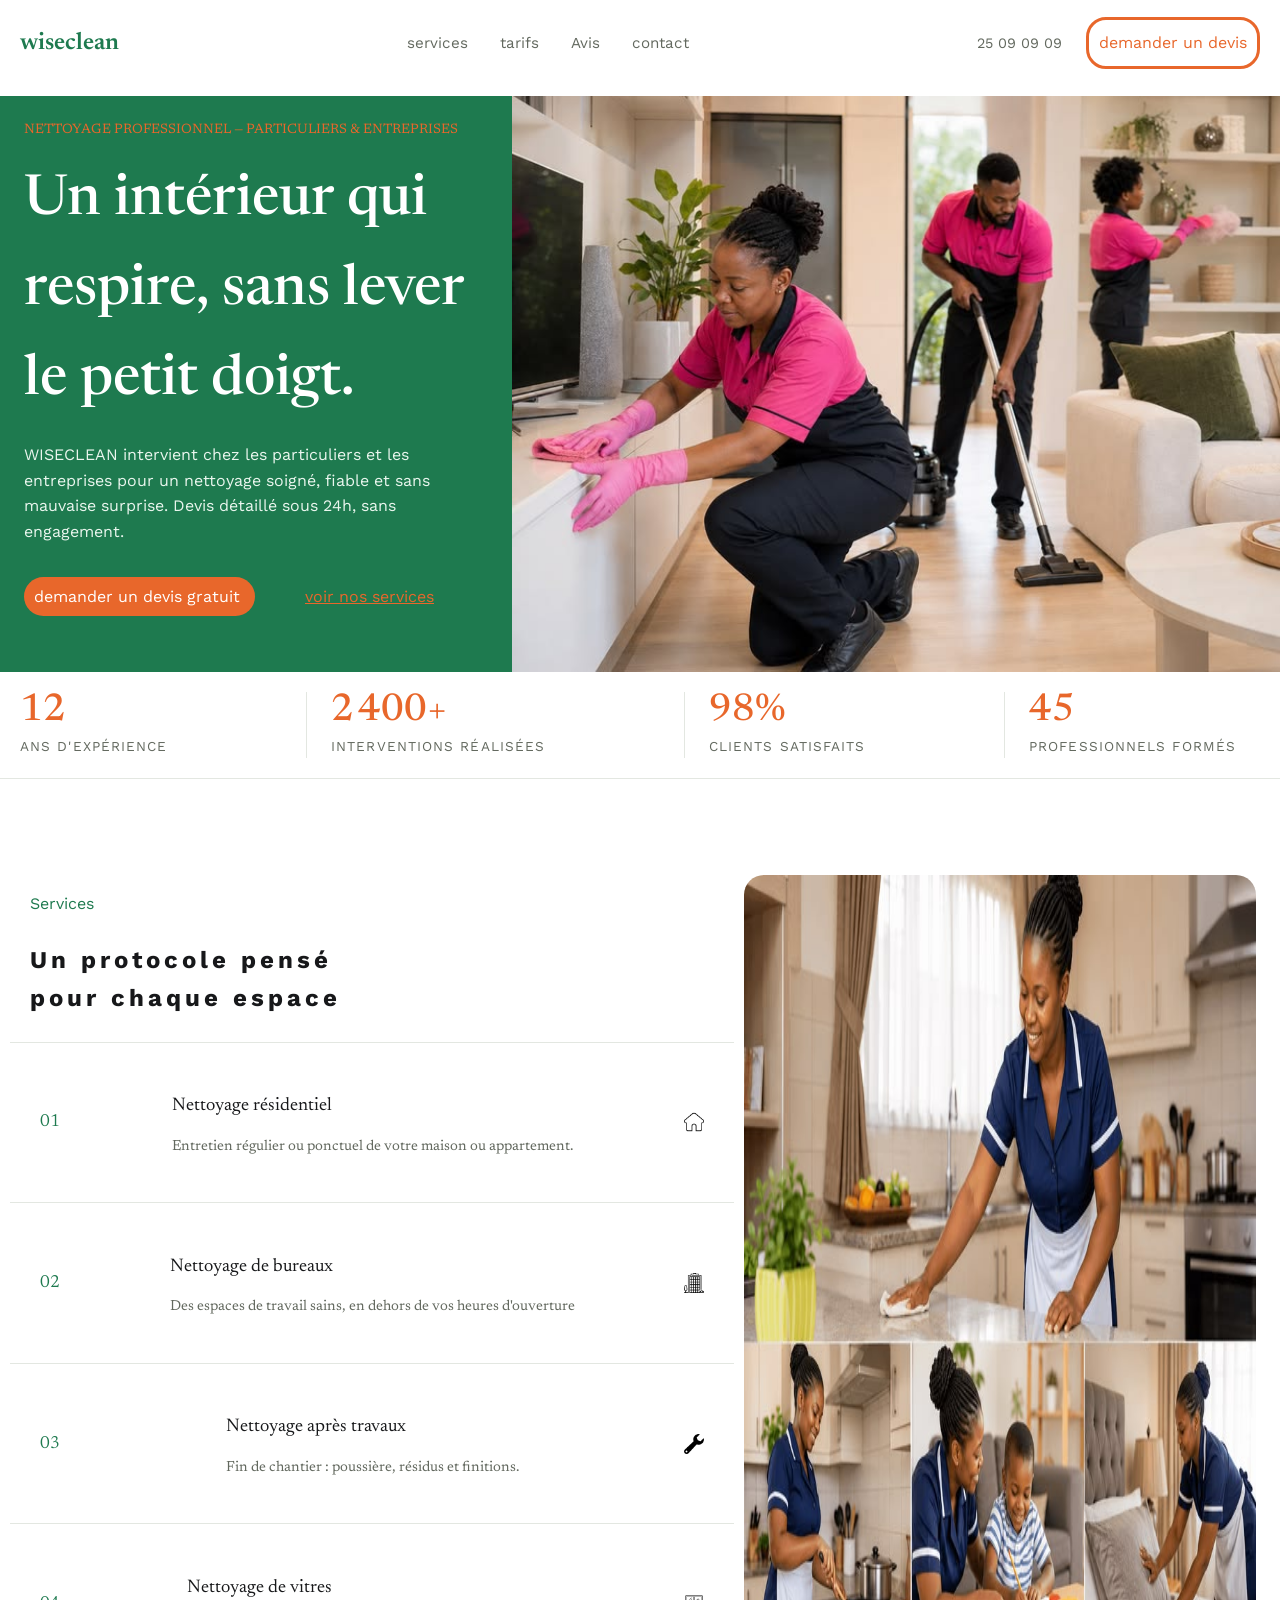
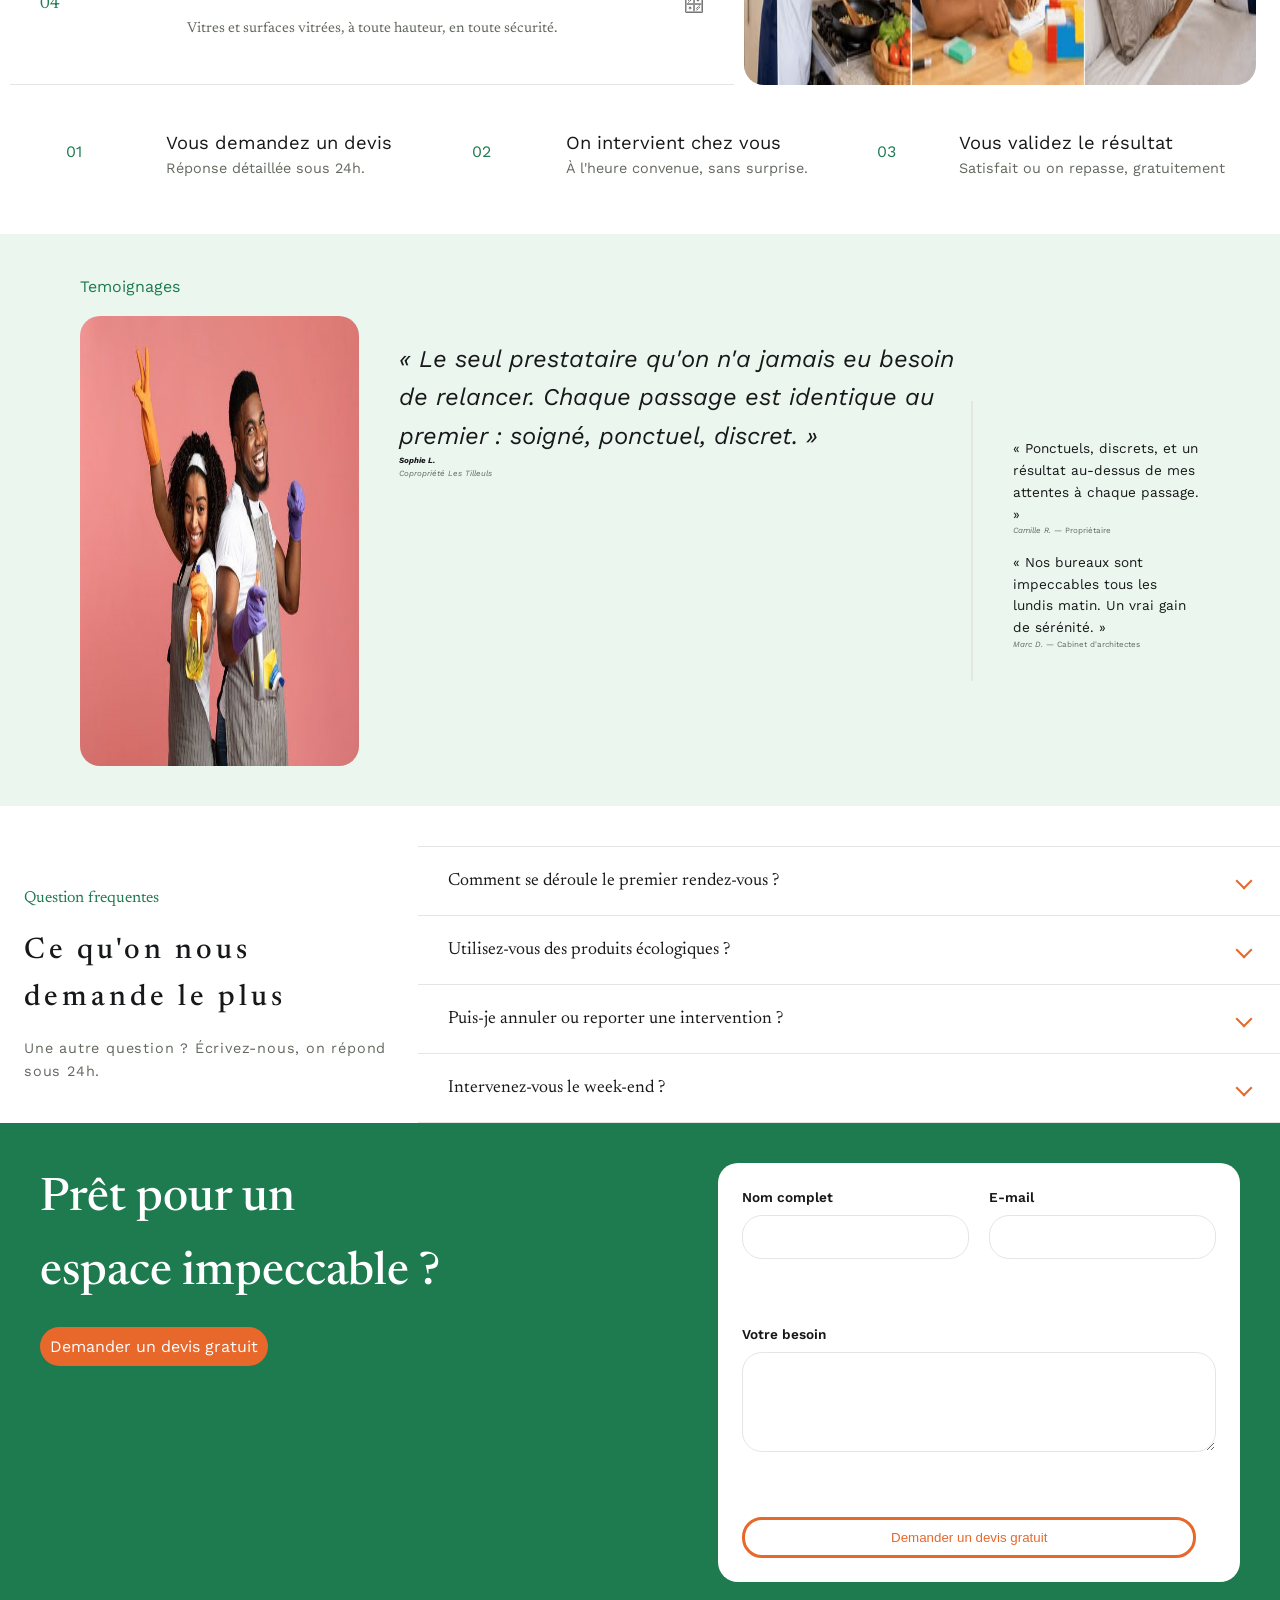
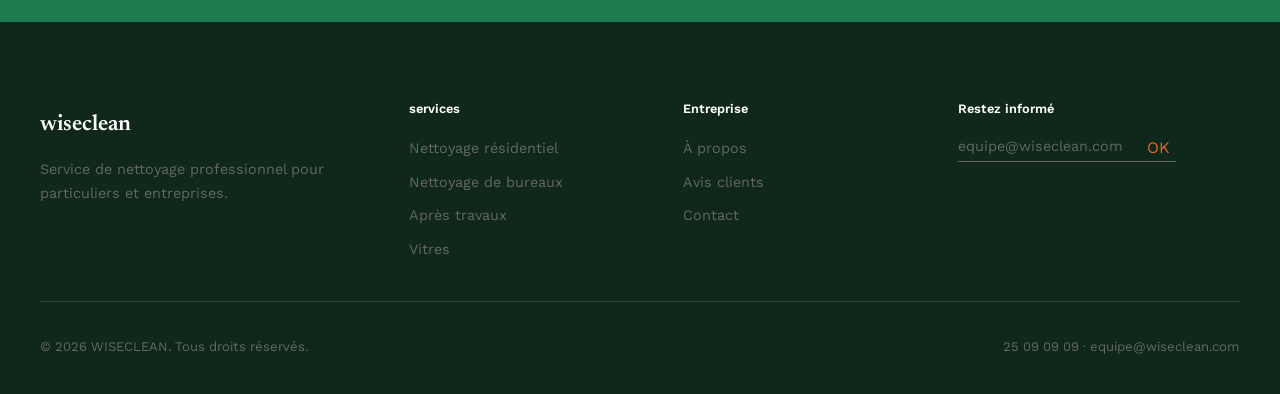
<file: index.html>
<!DOCTYPE html>
<html lang="fr">

<head>
    <meta charset="UTF-8">
    <meta name="viewport" content="width=device-width, initial-scale=1.0">
    <title>WISECLEAN — Service de nettoyage professionnel</title>
    <link rel="preconnect" href="https://fonts.googleapis.com">
    <link
        href="https://fonts.googleapis.com/css2?family=Newsreader:ital,wght@0,400;0,500;0,600;1,400;1,500&family=Work+Sans:wght@400;500;600&display=swap"
        rel="stylesheet">
    <link rel="stylesheet" href="style.css">
</head>

<body>

    <header class="site-header">

        <div class="header-inner">

            <p aria-label="Wiseclean, retour à l'accueil">wiseclean</p>

            <nav class=" main-nav" aria-label="Navigation principale">

                <ul class="hearder-list">
                    <li><a href="#services">services</a></li>
                    <li><a href="#Tarifs">tarifs</a></li>
                    <li><a href="#avis">Avis</a></li>
                    <li><a href="contact.html" target="_blank">contact</a></li>
                </ul>

            </nav>

            <div class="header-actions">
                <a href="tel:+226000000" class="header-phone">25 09 09 09</a>
                <a href="#contact" class=" Hbouton">demander un devis</a>

                <button type="button" id="menu-toggle" class="menu-toggle" aria-expanded="false"
                    aria-controls="mobile-menu" aria-label="Ouvrir le menu">
                    <span class="burger-line" aria-hidden="true"></span>
                    <span class="burger-line" aria-hidden="true"></span>
                    <span class="burger-line" aria-hidden="true"></span>
                </button>

            </div>

        </div>

        <nav id="mobile-menu" class="mobile-menu" hidden aria-label="Menu mobile">
            <ul>
                <li><a href="#services">Services</a></li>
                <li><a href="#tarifs">Tarifs</a></li>
                <li><a href="#avis">Avis</a></li>
                <li><a href="contact.html" target="_blank">Contact</a></li>
                <li><a href="tel:+33250909090">25 09 09 09</a></li>
                <li><a href="#contact" class="Hbouton">Demander un devis</a></li>
            </ul>
        </nav>

    </header>


    <main>

        <!-- Hero -->
        <section class="hero">

            <div class="hero-inner">

                <div class="hero-text">

                    <p class="hero-pres">NETTOYAGE PROFESSIONNEL — PARTICULIERS &amp; ENTREPRISES</p>

                    <h1 class="hero-title">Un intérieur qui respire, sans lever le petit doigt.</h1>

                    <p class="hero-lead">
                        WISECLEAN intervient chez les particuliers et les entreprises
                        pour un nettoyage soigné, fiable et sans mauvaise surprise.
                        Devis détaillé sous 24h, sans engagement.
                    </p>

                    <div class="hero-actions">
                        <a href="#contact" class="Cbouton">demander un devis gratuit </a>
                        <a href="#service" class="btn-gost">voir nos services</a>
                    </div>

                </div>
            </div>

            <img src="images/2.jpg" alt="equipe en action">

        </section>

        <!-- statistique -->
        <section class="stats" id="stats-section" aria-label="Chiffres clés">

            <div class="stat-inner">

                <div class="stat">
                    <span class="stat-number"><span class="stat-value" data-target="12">0</span></span>
                    <span class="stat-label">Ans d'expérience</span>
                </div>

                <div class="stat">
                    <span class="stat-number"><span class="stat-value" data-target="2400">0</span><span
                            class="stat-suffix">+</span></span>
                    <span class="stat-label">Interventions réalisées</span>
                </div>

                <div class="stat">
                    <span class="stat-number"><span class="stat-value" data-target="98">0</span><span
                            class="stat-suffix">%</span></span>
                    <span class="stat-label">Clients satisfaits</span>
                </div>

                <div class="stat">
                    <span class="stat-number"><span class="stat-value" data-target="45">0</span></span>
                    <span class="stat-label">Professionnels formés</span>
                </div>
            </div>

        </section>

        <!-- services -->
        <section class="services" id="services">



            <div class="services-content">

                <p class="sevices-pres">Services</p>
                <h3 class=" services-title"> Un protocole pensé
                    pour chaque espace
                </h3>

                <ol class="services-list">

                    <li class="services-item">
                        <span class=" services-num" aria-hidden="true">01 </span>
                        <div>
                            <p class="service-name">Nettoyage résidentiel</p>
                            <P class="service-propre">Entretien régulier ou ponctuel de votre maison ou appartement.
                            </P>
                        </div>
                        <img class="icon" src="images/bouton-daccueil.png" alt="" aria-hidden="true">
                    </li>

                    <li class="services-item">
                        <span class="services-num" aria-hidden="true">02 </span>
                        <div>
                            <p class="service-name">Nettoyage de bureaux</p>
                            <P class="service-propre">Des espaces de travail sains, en dehors de vos heures
                                d'ouverture
                            </P>
                        </div>
                        <img class="icon" src="images/immeuble-de-bureaux.png" alt="" aria-hidden="true">
                    </li>


                    <li class="services-item">

                        <span class="services-num" aria-hidden="true">03 </span>
                        <div>
                            <p class="service-name">Nettoyage après travaux</p>
                            <P class="service-propre">Fin de chantier : poussière, résidus et finitions.</P>
                        </div>
                        <img class="icon" src="images/cle.png" alt="" aria-hidden="true">
                    </li>

                    <li class="services-item">
                        <span class="services-num" aria-hidden="true">04 </span>
                        <div>
                            <p class="service-name">Nettoyage de vitres</p>
                            <P class="service-propre">Vitres et surfaces vitrées, à toute hauteur, en toute
                                sécurité.
                            </P>
                        </div>

                        <img class="icon" src="images/le-nettoyage-des-vitres.png" alt="" aria-hidden="true">
                    </li>

                </ol>

            </div>

            <img class="image-services" src="images/3.jpg" alt=" equipe en finition">


        </section>

        <!-- Processus -->
        <section class="process" aria-label="Notre méthode en trois étapes">

            <ul class="process-inner">

                <li class="process-list">
                    <span class="process-num" aria-hidden="true"> 01</span>
                    <div>
                        <p class="process-name">Vous demandez un devis</p>
                        <p class="process-propre">Réponse détaillée sous 24h.</p>
                    </div>
                </li>

                <li class="process-list">
                    <span class="process-num" aria-hidden="true">02</span>

                    <div>
                        <p class="process-name">On intervient chez vous</p>
                        <p class="process-propre">À l'heure convenue, sans surprise.</p>
                    </div>
                </li>

                <li class="process-list">
                    <span class="process-num" aria-hidden="true">03</span>

                    <div>
                        <p class="process-name">Vous validez le résultat</p>
                        <p class="process-propre">Satisfait ou on repasse, gratuitement</p>
                    </div>
                </li>


            </ul>

        </section>

        <!-- temoignage -->
        <section class="testimonials" id="avis">

            <div class="testimonials-inner">

                <p>Temoignages</p>

                <div class="testimonials-grid">


                    <figure class="testimonials-fig">

                        <img class="testimonials-media" src="images/1.jpg" alt=" service bien fait">

                        <blockquote>

                            « Le seul prestataire qu'on n'a jamais eu besoin de
                            relancer. Chaque passage est identique au premier :
                            soigné, ponctuel, discret. »

                            <figcaption>
                                <cite><strong> Sophie L.</strong></cite>
                                <span> Copropriété Les Tilleuls</span>
                            </figcaption>

                        </blockquote>

                    </figure>

                    <figure class=" testimonials-cite">

                        <blockquote>
                            « Ponctuels, discrets, et un résultat au-dessus de
                            mes attentes à chaque passage. »

                            <figcaption> <cite>Camille R.</cite> — Propriétaire</figcaption>

                        </blockquote>

                        <blockquote>
                            « Nos bureaux sont impeccables tous les lundis
                            matin. Un vrai gain de sérénité. »
                            <figcaption> <cite>Marc D. </cite>— Cabinet d'architectes</figcaption>
                        </blockquote>

                    </figure>

                </div>
            </div>
        </section>

        <!-- question -->
        <section class="faq">

            <div class="faq-inner">

                <div class="faq-head">

                    <p class="faq-des">Question frequentes</p>

                    <h2 class="faq-title"> Ce qu'on nous demande le plus</h2>

                    <p class="faq-help">Une autre question ? Écrivez-nous, on répond sous 24h.</p>

                </div>

                <div class="faq-list">

                    <div class="faq-item">

                        <button type="button" class="faq-question" aria-expanded="false">
                            <span>Comment se déroule le premier rendez-vous ?</span>
                            <span class="faq-chevron" aria-hidden="true"></span>
                        </button>

                        <div class="faq-answer" hidden>
                            <p>Vous demandez un devis via le formulaire, nous vous répondons
                                sous 24h avec un créneau. Un intervenant passe, évalue la
                                prestation et vous confirme le tarif avant toute intervention.</p>
                        </div>

                    </div>

                    <div class="faq-item">

                        <button type="button" class="faq-question" aria-expanded="false">
                            <span>Utilisez-vous des produits écologiques ?</span>
                            <span class="faq-chevron" aria-hidden="true"></span>
                        </button>

                        <div class="faq-answer" hidden>
                            <p>Oui. Nous utilisons en priorité des produits certifiés
                                écolabellisés, sans solvants agressifs, adaptés aux foyers
                                avec enfants ou animaux.</p>
                        </div>

                    </div>

                    <div class="faq-item">

                        <button type="button" class="faq-question" aria-expanded="false">
                            <span>Puis-je annuler ou reporter une intervention ?</span>
                            <span class="faq-chevron" aria-hidden="true"></span>
                        </button>

                        <div class="faq-answer" hidden>
                            <p>Oui, sans frais jusqu'à 24h avant l'intervention.
                                Un simple appel ou un email suffit.</p>
                        </div>

                    </div>

                    <div class="faq-item">

                        <button type="button" class="faq-question" aria-expanded="false">
                            <span>Intervenez-vous le week-end ?</span>
                            <span class="faq-chevron" aria-hidden="true"></span>
                        </button>

                        <div class="faq-answer" hidden>
                            <p>Le samedi matin, de 9h à 13h, sur demande.
                                Nous n'intervenons pas le dimanche.</p>
                        </div>

                    </div>


                </div>

            </div>

        </section>

        <!-- contact -->
        <section class="cta" id="contact">

            <div class="cta-inner">

                <div class="cta-content">
                    <h2 class="cta-title">Prêt pour un <br>espace impeccable ?</h2>
                    <a href="#contact" class="Cbouton">Demander un devis gratuit</a>
                </div>

                <div class="cta-panel">

                    <form id="quote-form" class="quote-form" novalidate>

                        <div class="cta-quote">
                            <div class="field">
                                <label for="name">Nom complet</label>
                                <input id="name" name="name" type="text" autocomplete="name" required>
                                <p class="field-error" data-error-for="name" role="alert"></p>
                            </div>

                            <div class="field">
                                <label for="email">E-mail</label>
                                <input id="email" name="email" type="email" autocomplete="email" required>
                                <p class="field-error" data-error-for="email" role="alert"></p>
                            </div>
                        </div>


                        <div class="field">
                            <label for="message">Votre besoin</label>
                            <textarea id="message" name="message" rows="4" required></textarea>
                            <p class="field-error" data-error-for="message" role="alert"></p>
                        </div>

                        <button type="submit" class="Hbouton">
                            Demander un devis gratuit
                        </button>

                        <p class="form-success" role="status" hidden>
                            Merci ! Votre demande a bien été envoyée. Nous revenons vers vous sous 24h.
                        </p>

                    </form>

                </div>
                
            </div>
        </section>


    </main>


    <footer class="site-footer">

        <div class="footer-inner">

            <div class="footer-col">

                <p class="footer-logo">wiseclean</p>
                <p class="footer-text">Service de nettoyage professionnel pour</br>
                    particuliers et entreprises.
                </p>

            </div>

            <div class="footer-col">

                <h3>services</h3>

                <ul>
                    <li> <a href="#services">Nettoyage résidentiel</a></li>
                    <li> <a href="#services"> Nettoyage de bureaux</a></li>
                    <li> <a href="#services"> Après travaux</a></li>
                    <li> <a href="#services"> Vitres</a></li>
                </ul>

            </div>

            <div class="footer-col">

                <h3>Entreprise</h3>

                <ul>
                    <li><a href="#">À propos</a></li>
                    <li><a href="#avis">Avis clients</a></li>
                    <li><a href="#contact">Contact</a></li>
                </ul>

            </div>

            <div class="footer-col">

                <h3>Restez informé</h3>

                <div class="newsletter" novalidate>
                    <a href="mailto:equipe@wiseclean.com">equipe@wiseclean.com</a>
                    <p class="btn-foot">OK</p>
                </div>

            </div>

        </div>


        <div class="footer-bottom">

            <p>© <span id="year">2026</span> WISECLEAN. Tous droits réservés.</p>
            <p>25 09 09 09 · <a href="mailto:equipe@wiseclean.com">equipe@wiseclean.com</a></p>
        </div>

    </footer>

    <script src="script.js"></script>
</body>

</html>
</file>
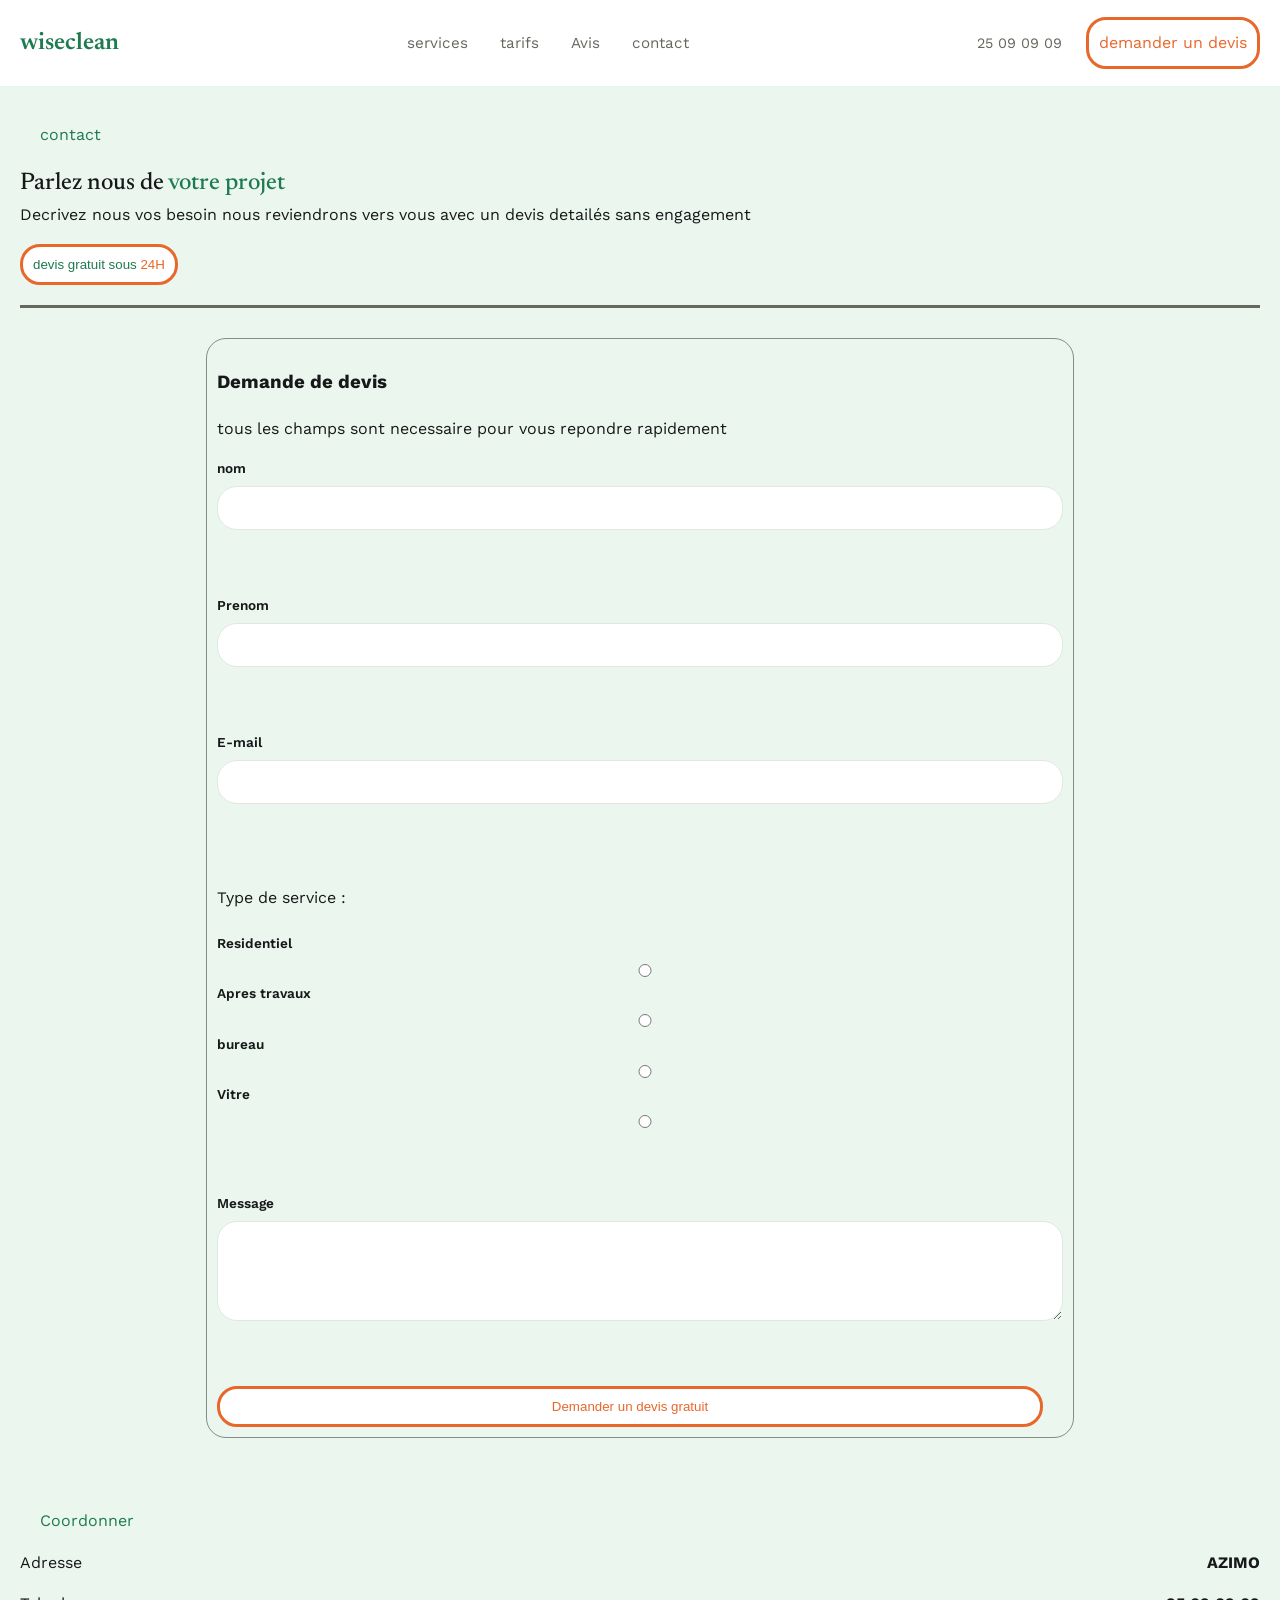
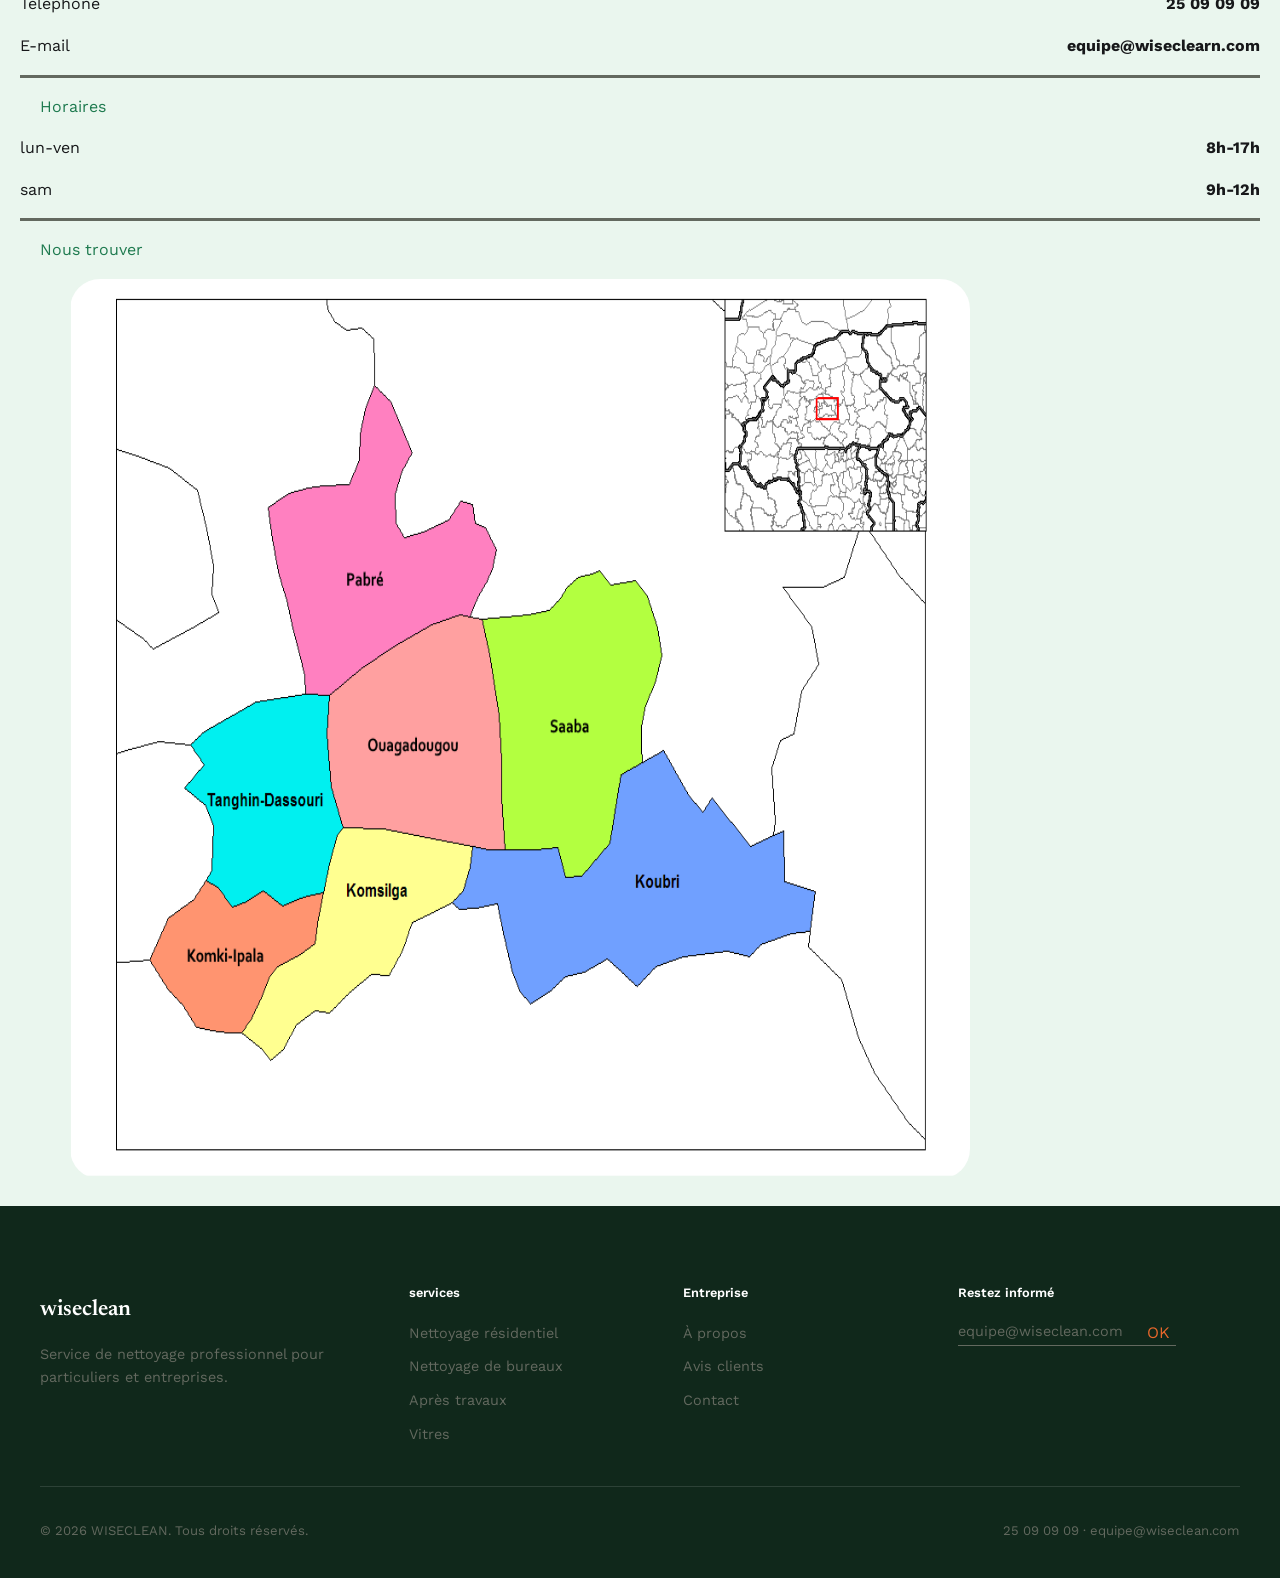
<file: contact.html>
<!DOCTYPE html>
<html lang="fr">

<head>
    <meta charset="UTF-8">
    <meta name="viewport" content="width=device-width, initial-scale=1.0">
    <title>Contact</title>
    <link rel="preconnect" href="https://fonts.googleapis.com">
    <link
        href="https://fonts.googleapis.com/css2?family=Newsreader:ital,wght@0,400;0,500;0,600;1,400;1,500&family=Work+Sans:wght@400;500;600&display=swap"
        rel="stylesheet">
    <link rel="stylesheet" href="style.css">
</head>

<body>

    <header class="site-header">

        <div class="header-inner">

            <p aria-label="Wiseclean, retour à l'accueil">wiseclean</p>

            <nav class=" main-nav" aria-label="Navigation principale">

                <ul class="hearder-list">
                    <li><a href="#services">services</a></li>
                    <li><a href="#Tarifs">tarifs</a></li>
                    <li><a href="#avis">Avis</a></li>
                    <li><a href="#contact">contact</a></li>
                </ul>

            </nav>

            <div class="header-actions">
                <a href="tel:+226000000" class="header-phone">25 09 09 09</a>
                <a href="#contact" class=" Hbouton">demander un devis</a>

                <button type="button" id="menu-toggle" class="menu-toggle" aria-expanded="false"
                    aria-controls="mobile-menu" aria-label="Ouvrir le menu">
                    <span class="burger-line" aria-hidden="true"></span>
                    <span class="burger-line" aria-hidden="true"></span>
                    <span class="burger-line" aria-hidden="true"></span>
                </button>

            </div>

        </div>

        <nav id="mobile-menu" class="mobile-menu" hidden aria-label="Menu mobile">
            <ul>
                <li><a href="#services">Services</a></li>
                <li><a href="#tarifs">Tarifs</a></li>
                <li><a href="#avis">Avis</a></li>
                <li><a href="#contact">Contact</a></li>
                <li><a href="tel:+33250909090">25 09 09 09</a></li>
                <li><a href="#contact" class="Hbouton">Demander un devis</a></li>
            </ul>
        </nav>

    </header>


    <main class="contact-main">
        <section class="head-contact">

            <div class="adresse_line">

                <p class=" head-tl">contact</p>
                <h2 class="head-h">Parlez nous de <span>votre projet</span></h2>
                <p class="head-p">Decrivez nous vos besoin nous reviendrons vers vous avec un devis detailés sans
                    engagement</p>
                <button class=" Hbouton-cont">devis gratuit sous <span>24H</span> </button>
            </div>

            <div class="formulair">
                <h3 class="formulair-h">Demande de devis</h3>
                <p class="head-p">tous les champs sont necessaire pour vous repondre rapidement</p>

                <form id="quote-form" class="quote-form" >


                    <div class="field">
                        <label for="name">nom</label>
                        <input id="name" name="name" type="text" autocomplete="name" required>
                        <p class="field-error" data-error-for="name" role="alert"></p>
                    </div>
                    <div class="field">
                        <label for="prenom">Prenom</label>
                        <input id="prenom" name="prenom" type="text" autocomplete="prenom" required>
                        <p class="field-error" data-error-for="prenom" role="alert"></p>
                    </div>
                    <div class="field">
                        <label for="email"> E-mail</label>
                        <input id="email" name="email" type="email" autocomplete="email" required>
                        <p class="field-error" data-error-for="email" role="alert"></p>
                    </div>
                    <div class="field">
                        <p>Type de service :</p>
                        <label for="residence"> Residentiel</label>
                        <input id="residence" name="service_type" type="radio" value="residentiel" required>

                        <label for="apres_travaux"> Apres travaux</label>
                        <input id="apres_travaux" name="service_type" type="radio" value="apres_travaux" required>

                        <label for="bureau"> bureau</label>
                        <input id="bureau" name="service_type" type="radio" value="bureau" required>

                        <label for="vitre"> Vitre</label>
                        <input id="vitre" name="service_type" type="radio" value="vitre">
                        <p class="field-error" data-error-for="service_type" role="alert" required></p>
                    </div>

                    <div class="field">
                        <label for="message">Message</label>
                        <textarea id="message" name="message" rows="4" required></textarea>
                        <p class="field-error" data-error-for="message" role="alert"></p>
                    </div>
                    <button type="submit" class="Hbouton">Demander un devis gratuit</button>

                    <p class="form-success" role="status" hidden>
                        Merci ! Votre demande a bien été envoyée. Nous revenons vers vous sous 24h.
                    </p>



                </form>

            </div>
        </section>


        <section class="adresse">

            <div class="adresse_line">

                <p class=" head-tl">Coordonner</p>
                <p class="head-p">Adresse <strong> AZIMO</strong></p>
                <p class="head-p">Telephone <strong>25 09 09 09</strong></p>
                <p class="head-p">E-mail <strong> equipe@wiseclearn.com</strong></p>

            </div>

            <div class="adresse_line">
                <p class=" head-tl">Horaires</p>
                <p class="head-p">lun-ven <span><strong>8h-17h</strong></span></p>
                <p class="head-p">sam <span><strong>9h-12h</strong></span></p>

            </div>

            <div class="localisation">
                <p class=" head-tl"> Nous trouver </p>
                <img src="images/Kadiogo_departments.png" alt="carte">

            </div>
        </section>

    </main>


    <footer class="site-footer">

        <div class="footer-inner">

            <div class="footer-col">

                <p class="footer-logo">wiseclean</p>
                <p class="footer-text">Service de nettoyage professionnel pour</br>
                    particuliers et entreprises.
                </p>

            </div>

            <div class="footer-col">

                <h3>services</h3>

                <ul>
                    <li> <a href="#services">Nettoyage résidentiel</a></li>
                    <li> <a href="#services"> Nettoyage de bureaux</a></li>
                    <li> <a href="#services"> Après travaux</a></li>
                    <li> <a href="#services"> Vitres</a></li>
                </ul>

            </div>

            <div class="footer-col">

                <h3>Entreprise</h3>

                <ul>
                    <li><a href="#">À propos</a></li>
                    <li><a href="#avis">Avis clients</a></li>
                    <li><a href="#contact">Contact</a></li>
                </ul>

            </div>

            <div class="footer-col">

                <h3>Restez informé</h3>

                <div class="newsletter" novalidate>
                    <a href="mailto:equipe@wiseclean.com">equipe@wiseclean.com</a>
                    <p class="btn-foot">OK</p>
                </div>

            </div>

        </div>


        <div class="footer-bottom">

            <p>© <span id="year">2026</span> WISECLEAN. Tous droits réservés.</p>
            <p>25 09 09 09 · <a href="mailto:equipe@wiseclean.com">equipe@wiseclean.com</a></p>
        </div>

    </footer>

    <script src="script.js"></script>
</body>

</html>
</file>
<file: style.css>
:root {
  --color-paper: #ffffff;
  --color-paper-alt: #eaf6ee;
  --color-ink: #17181a;
  --color-ink-soft: #63695f;
  --color-green: #1e7a4f;
  --color-orange: #e8672b;
  --color-hairline: #e3e7e1;
  --color-footer: #10281b;

  --font-display: "Newsreader", Georgia, serif;
  --font-body: "Work Sans", ui-sans-serif, system-ui, sans-serif;

}

/* ---------- Reset minimal ---------- */
* {
  box-sizing: border-box;
}

body {
  margin: 0;
  font-family: var(--font-body);
  color: var(--color-ink);
  background: var(--color-paper);
  line-height: 1.6;
  font-size: 1rem;

}

h1,h2 {
  font-family: var(--font-display);
  font-weight: 500;
  margin: 0;
}


ul, ol { margin: 0; padding: 0; list-style: none; }

/* Header */

.site-header {
  background-color: var(--color-paper);

}

.header-inner {
  margin: 0 auto;
  display: flex;
  justify-content: space-between;
  align-items: center;
}

.header-inner p {
  font-family: var(--font-display);
  font-size: 1.5rem;
  font-weight: 600;
  color: var(--color-green);
  text-decoration: none;
  margin-left: 20px;
}

.main-nav {
  text-decoration: none;
  list-style: none;
  color: var(--color-ink-soft);
  gap: 1rem;
  
}
.hearder-list {
  display: flex;
  justify-content: space-between;
  list-style-type: none;
  gap: 2rem;
}

 .hearder-list a {
 text-decoration: none;
  color: var(--color-ink-soft);
  font-size: 0.95rem;
  transition: color .2s ease;
} 
.main-nav a:hover { color: var(--color-orange); }

.header-actions {
  display: flex;
  align-items: center;
  gap: 1.5rem;
}

.header-phone{
   font-size: 0.9rem;
  color: var(--color-ink-soft);
  text-decoration: none;
}
.header-phone:hover { color: var(--color-green); }

.Hbouton {
  background-color: var(--color-paper);
  border: solid var(--color-orange);
  border-radius: 20px;
  color: var(--color-orange);
  padding: 10px;
  text-decoration: none;
  margin-right: 20px;
}
.Hbouton:hover{
  background-color: var(--color-orange);
color: var(--color-paper);
}

.menu-toggle {
  display: none;
  width: 40px;
  height: 40px;
  flex-direction: column;
  align-items: center;
  justify-content: center;
  gap: 5px;
  border-radius: var(--radius-sm);
  margin-right: 20px;
}
.burger-line {
  display: block;
  width: 22px;
  height: 2px;
  background: var(--color-ink);
  transition: transform .25s ease, opacity .2s ease;
}

.menu-toggle[aria-expanded="true"] .burger-line:nth-child(1) {
  transform: translateY(7px) rotate(45deg);
}
.menu-toggle[aria-expanded="true"] .burger-line:nth-child(2) {
  opacity: 0;
}
.menu-toggle[aria-expanded="true"] .burger-line:nth-child(3) {
  transform: translateY(-7px) rotate(-45deg);
}


.mobile-menu {
  border-top: 1px solid var(--color-hairline);
  background: var(--color-paper);
  padding: 1rem 2rem 1.5rem;
}
.mobile-menu ul {
  display: flex;
  flex-direction: column;
  gap: 1rem;
}
.mobile-menu a {
  text-decoration: none;
  color: var(--color-ink);
  font-weight: 500;
}



/* Hero */

.hero {
  margin-top: 10px;
   background: var(--color-green);
 display: flex;
 justify-content: space-between;
 
}
.hero-inner {
  max-width: 1200px;
  margin: 0 auto;
  color: var(--color-paper);
  align-items: center;
  gap: 4rem;
  width: 40%;
}
.hero-text{
  margin: 1.5rem;
}
.hero-pres{ font-size: 0.85rem;
  color: var(--color-orange);
  font-family: var(--font-display);
}
.hero-title{
  font-size: clamp(2.2rem, 4.4vw, 3.6rem);
}
.hero-lead{
  font-size: 1rem;
  color: var(--color-paper-alt);
  margin-bottom:2.5rem;
}

.Cbouton {
  background-color: var(--color-orange);
  border-radius: 20px;
  color: var(--color-paper);
  padding: 10px;
  text-decoration: none;
  margin-right: 20px;

}
.Cbouton:hover{
  color: var(--color-orange);
  background-color: var(--color-paper);

}
.btn-gost { 
  color: var(--color-orange);
  padding: 10px;
  margin-left: 20px;
  
}
.btn-gost:hover {
   color: var(--color-paper);
}
.hero img{
width: 60%;
}

/* statistiques */

.stats { 
  background: var(--color-paper);
  border-bottom: 1px solid var(--color-hairline);
}
.stat-inner {
  display: flex;
  justify-content: space-between;
  margin: 20px;
}

.stat {
  display: flex;
  flex-direction: column;
  gap: 0.35rem;
  padding: 0 1.5rem;
  border-left: 1px solid var(--color-hairline);
}
.stat:first-child { border-left: 0; padding-left: 0; }

.stat-number {
  font-family: var(--font-display);
  font-size: clamp(2rem, 3vw, 2.8rem);
  font-weight: 500;
  color: var(--color-orange);
  line-height: 1;
}

.stat-label {
  font-size: 0.85rem;
  color: var(--color-ink-soft);
  text-transform: uppercase;
  letter-spacing: 0.08em;
}


/* Service */
.services {
  margin-top: 6rem;
  display: flex;
  justify-content: space-between;
  background: var(--color-paper);
}
.services-content{
  width: 60%;
 margin: 0 10px;
}

.sevices-pres{ 
color: var(--color-green);
text-align: left;
margin-left: 20px;
}

.services-title{
  max-width: 50%;
text-align: left;
margin-left: 20px;
letter-spacing: 0.25rem;
font-size: 1.5rem;
}

.services-list{
  border-bottom: 1px solid var(--color-hairline);

}

.services-item{
  display: flex;
  justify-content: space-between;
  align-items: center;
font-family: var(--font-display);
  font-size: 1.1rem;
  color: var(--color-green);
  padding: 30px;;
  border-top: 1px solid var(--color-hairline);
}
.services-num {
  margin-right: 30px;
}

.service-name {
  color: var(--color-ink);
font-size: 1.15rem;
  margin-bottom: 0.25rem;
}

.service-propre{
font-size: 0.9rem;
  color: var(--color-ink-soft);
}
.icon{
  margin-left: 30px;
  width: 20px;
  height: 20px;
}
.image-services{
  margin-right: 1.5rem;
  border-radius: 20px;
width: 40%;
}


/* Processus */

.process {
 margin: 1.5rem;
  background: var(--color-paper);
}
.process-inner {
  margin: 0 auto;
  display: grid;
  grid-template-columns: repeat(3, 1fr);

}
.process-list{
  display: flex;
  justify-content: space-around;
  align-items: center;
}
.process-num {
  color: var(--color-green);
}


.process-name {
   color: var(--color-ink);
font-size: 1.15rem;
margin-bottom: 0;
}

.process-propre {
  margin-top: 0;
  font-size: 0.9rem;
  color: var(--color-ink-soft);
}


/* Temoignage */
.testimonials {
  background: var(--color-paper-alt);
}
.testimonials-inner {
margin: 2.5rem;
}
.testimonials p {
  padding: 2.5rem 0 0 2.5rem;
  color: var(--color-green);
text-align: left;
}
.testimonials-grid {
 display: flex;
 justify-content: space-around;
 align-items: center;
 padding-bottom: 2.5rem;
}
.testimonials-fig{
  display: flex;
  margin: 0;
}

.testimonials-media{
  margin-left: 2.5rem;
  width: 30%;
  height: 50vh;
  border-radius: 20px;
}
.testimonials-fig blockquote {
  font-size: 1.5rem;
  font-style: italic;
  margin-right: 0;
}
.testimonials-fig figcaption {
  display: flex;
  flex-direction: column;
}
.testimonials figcaption  cite{
  font-size: 0.5rem;
}

.testimonials figcaption span{
  font-size: 0.5rem;
  color: var(--color-ink-soft);
}

.testimonials-cite {
  font-size: 0.85rem;
  padding: 1.5rem 0 1rem;
  border-left: 2px solid var(--color-hairline);
  margin: 0;
}
.testimonials-cite figcaption{
  font-size: 0.5rem;
  color: var(--color-ink-soft);
}


/* Faq */

.faq {
  background: var(--color-paper);
}

.faq-inner {
 display: flex;
 justify-content: space-around;

}
.faq-head{
  margin: 1.5rem;
  width: 30%;

}
.faq-des{
  color: var(--color-green);
  font-family: var(--font-display);
}
.faq-title{
  letter-spacing: 0.25rem;
  font-size: 1.85rem;
}


.faq-help {
  font-size: 0.9rem;
  color: var(--color-ink-soft);
  letter-spacing: 0.05rem;

}

.faq-list { border-top: 1px solid var(--color-hairline); 
width: 70%;
;}

.faq-item { border-bottom: 1px solid var(--color-hairline);
padding: 1.5rem;
 }
 

.faq-question {
  width: 100%;
  display: flex;
  align-items: center;
  justify-content: space-between;
  text-align: left;
  font-family: var(--font-display);
  font-size: 1.1rem;
  color: var(--color-ink);
  transition: color .2s ease;
  font-style: none;
  border: none;
  background-color: var(--color-paper);
}

.faq-chevron {
  flex: 0 0 auto;
  width: 12px; height: 12px;
  border-right: 2px solid var(--color-orange);
  border-bottom: 2px solid var(--color-orange);
  transform: rotate(45deg);
  transition: transform .25s ease;
}

.faq-question[aria-expanded="true"] { color: var(--color-orange); }
.faq-question[aria-expanded="true"] .faq-chevron {
  transform: rotate(-135deg);
}

.faq-answer {
  padding: 0 0 1.4rem;
  color: var(--color-ink-soft);
  font-size: 0.95rem;
  max-width: 60ch;
}
.faq-answer[hidden] { display: none; }


/* contact */
.cta {
  background: var(--color-green);
  color: var(--color-paper);
  padding: 2.5rem;

}

.cta-inner {
  display: flex;
  justify-content: space-between;
  gap: 1rem;
}
.cta-content{
   gap: 1.25rem;
}


.cta-title {
  font-size: clamp(2rem, 3.6vw, 3rem);
  padding-bottom: 1.5rem ;
}


.cta-panel {
  padding: 1.5rem;
  background: var(--color-paper);
  color: var(--color-ink);
  border-radius: 20px;
}

.quote-form {
  display: grid;
  gap: 1.25rem;
}
.cta-quote {
  display: flex;
   gap: 1.25rem;
}
.field {
  display: grid;
  gap: 0.4rem;
}

.field label {
  font-size: 0.85rem;
  font-weight: 600;
  color: var(--color-ink);
}

.field input,
.field textarea {
  width: 100%;
  padding: 0.75rem 0.9rem;
  border: 1px solid var(--color-hairline);
  border-radius: 20px;
  font-family: inherit;
  font-size: 0.95rem;
  color: var(--color-ink);
  background: var(--color-paper);
  transition: border-color .2s ease;
}

.field input:focus,
.field textarea:focus {
  outline: none;
  border-color: var(--color-green);
}

.field textarea { resize: vertical; min-height: 100px; }

.field.has-error input,
.field.has-error textarea {
  border-color: #c0392b;
}

.field-error {
  font-size: 0.8rem;
  color: #c0392b;
  min-height: 1em;
}

.form-success {
  margin-top: 0.5rem;
  padding: 0.85rem 1rem;
  border-radius: 20px;
  background: var(--color-paper-alt);
  color: var(--color-green);
}
.form-success[hidden] { display: none; }


/* Footer */
.site-footer {
  background: var(--color-footer);
  color: var(--color-paper);
  padding: 4rem 2rem 1.5rem;
}

.footer-inner {
  max-width: 1200px;
  margin: 0 auto;
  display: grid;
  grid-template-columns: 1.4fr 1fr 1fr 1.2fr;
  gap: 2.5rem;
  padding-bottom: 2.5rem;
  border-bottom: 1px solid rgba(255,255,255,.12);
}

.footer-logo {
  font-family: var(--font-display);
  font-size: 1.4rem;
  font-weight: 600;
  margin-bottom: 0.75rem;
}

.footer-text {
  font-size: 0.9rem;
  color: var(--color-ink-soft);
}

.footer-col h3 {
  font-family: var(--font-body);
  font-size: 0.8rem;
  font-weight: 600;
  color: var(--color-paper);
  margin-bottom: 1rem;
}

.footer-col ul {
  display: grid;
  gap: 0.5rem;
}

.footer-col a {
  text-decoration: none;
  color: var(--color-ink-soft);
  font-size: 0.9rem;
  transition: color .2s ease;
}
.footer-col a:hover { color: var(--color-orange); }

.newsletter {
  display: flex;
  gap: 0.5rem;
  border-bottom: 1px solid var(--color-ink-soft);
  margin-right: 4rem;

}
.newsletter a{
  color: var(--color-ink-soft);

}

.newsletter .btn-foot {
  color: var(--color-orange);
  margin-left: 1rem;
  margin-top: 0;
  margin-bottom: 0;
  cursor: pointer;
}



.footer-bottom {
  max-width: 1200PX;
  margin: 0 auto;
  padding-top: 1.25rem;
  display: flex;
  justify-content: space-between;
  gap: 1rem;
  flex-wrap: wrap;
  font-size: 0.82rem;
  color: var(--color-ink-soft);
}
.footer-bottom a { color: var(--color-ink-soft); text-decoration: none; }
.footer-bottom a:hover { color: var(--color-green); }


/* Responsivité */
@media (max-width: 900px) {

  .main-nav,
  .header-phone,
  .header-actions .Hbouton { display: none; }

  .menu-toggle { display: flex; }

  .header-inner { padding: 0.9rem 1.25rem; }

  .hero  {
    flex-direction: column;
  }
 .hero-inner{
  width: 100%;
 }
 
  .hero img {
    width: 100%;
  }

  .stats { padding: 2.5rem 1.25rem; }
  .stat-inner {
    flex-wrap: wrap;
    gap: 2.5rem 0;
  }
  .stat {
    flex: 0 0 50%;
    padding: 0 1.25rem;
  }
  .stat:nth-child(odd) { border-left: 0; padding-left: 0; }

  .services {
    flex-direction: column;
    padding: 4rem 1.25rem;
  }
  .services-content { width: 100%; }
  .image-services { width: 100%; margin-right: 0; }

  .process { padding: 2.5rem 1.25rem; }
  .process-inner {
    grid-template-columns: 1fr;
    gap: 1.5rem;
  }

  .testimonials-grid { flex-direction: column; }

  .faq { padding: 4rem 1.25rem; }
  .faq-inner {
    flex-direction: column;
    gap: 2.5rem;
  }
  .faq-head { width: 100%; }
  .faq-list { width: 100%; }

  .cta { padding: 4rem 1.25rem; }
  .cta-inner {
    flex-direction: column;
    gap: 2.5rem;
  }
  .cta-panel { padding: 1.75rem; }

  .site-footer { padding: 2.5rem 1.25rem 1.25rem; }
  .footer-inner {
    grid-template-columns: 1fr 1fr;
    gap: 1.5rem;
  }
  

 
}

@media (max-width: 520px) {

  .footer-inner { grid-template-columns: 1fr; }

  .newsletter { flex-direction: column; }

  .stat-inner { flex-direction: column; }

  .stat {
    border-left: 0;
    padding: 0;
    border-top: 1px solid var(--color-hairline);
    padding-top: 1rem;
  }
  .stat:first-child {
    border-top: 0;
    padding-top: 0;
  }
}


/* page contact */

.contact-main{
  align-items: center;
  gap: 20px;
  background-color: var(--color-paper-alt);
  padding: 20px;
}

.head-contact{ 
  gap: 10px;
 
}
.adresse_line{
  border-bottom: solid var(--color-ink-soft);
  margin-top: 10px;
}

.head-tl {
  color: var(--color-green);
text-align: left;
margin-left: 20px;

}
.head-h span{ color: var(--color-green);

}



.head-p {

  margin-top: 0;
  display: flex;
  justify-content: space-between;
}

.Hbouton-cont {
  background-color: var(--color-paper);
  border: solid var(--color-orange);
  border-radius: 20px;
  color: var(--color-green);
  padding: 10px;
  text-decoration: none;
  margin-bottom: 20px;
}
.Hbouton-cont span{
  color: var(--color-orange);
}

.Hbouton-cont:hover{
  background-color: var(--color-paper);
color: var(--color-ink-soft);
}

.formulair{
  align-items: center;
  width: 70%;
  margin: 30px auto;
  border: 1px solid rgba(0, 0, 0, 0.432);
  padding: 10px;
  border-radius: 20px;
}
.adresse{
  margin-top: 70px;
 
gap: 10px;;
}

.localisation img{ border-radius: 30px;
  margin-left: 50px;
  width: 100vh;
  height: 100vh;

}
</file>
